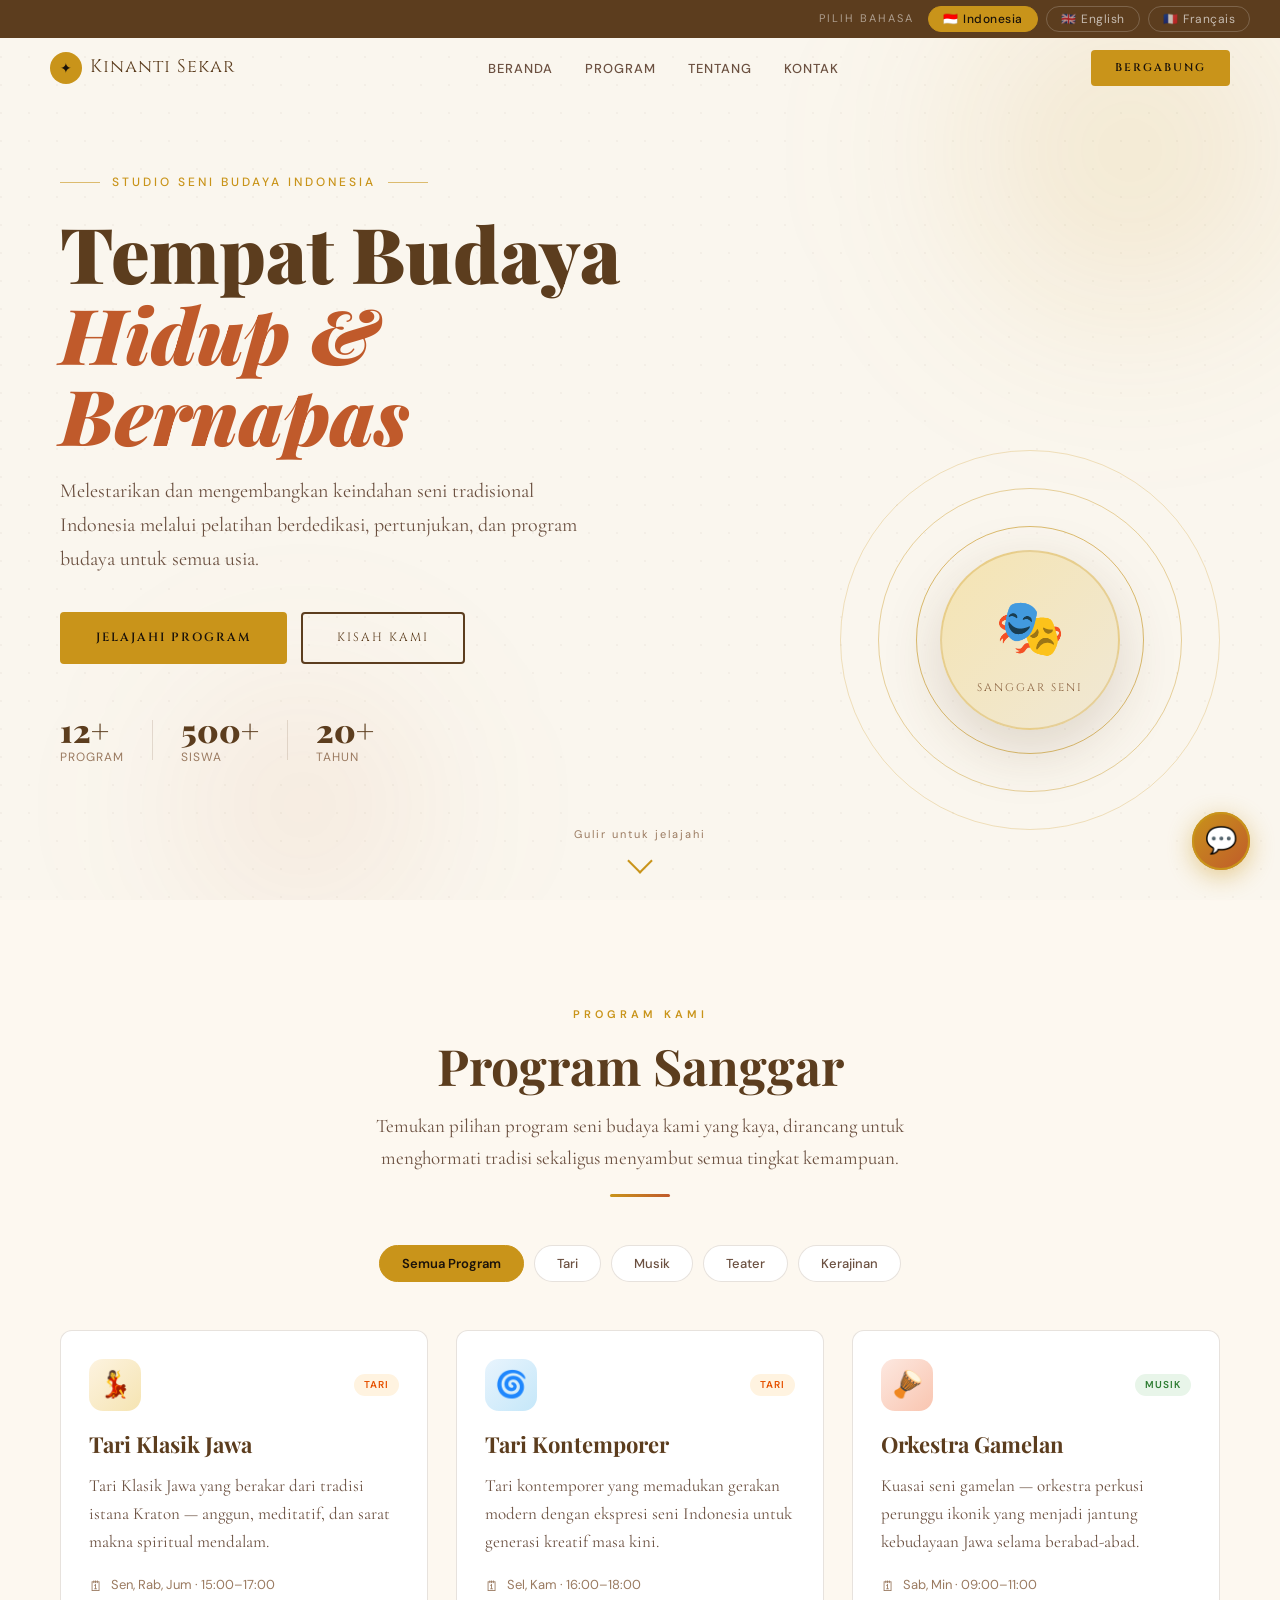
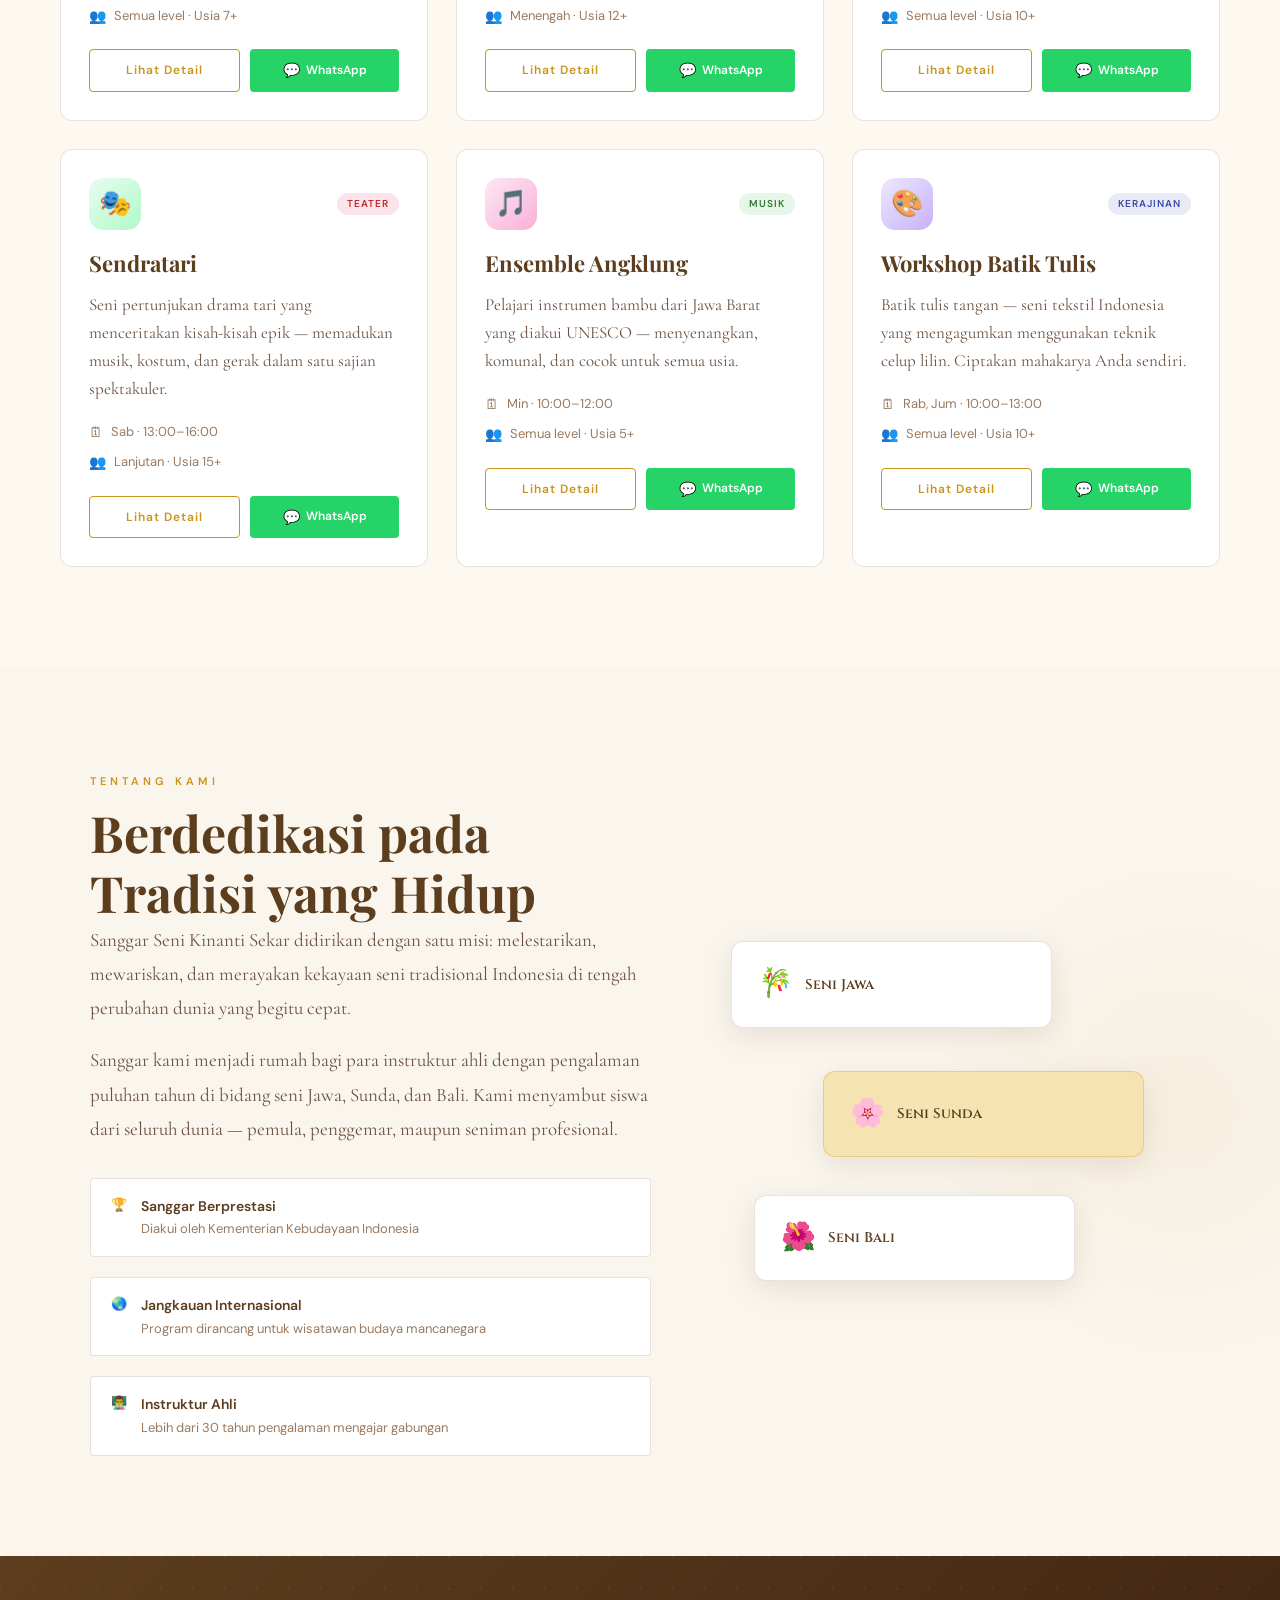
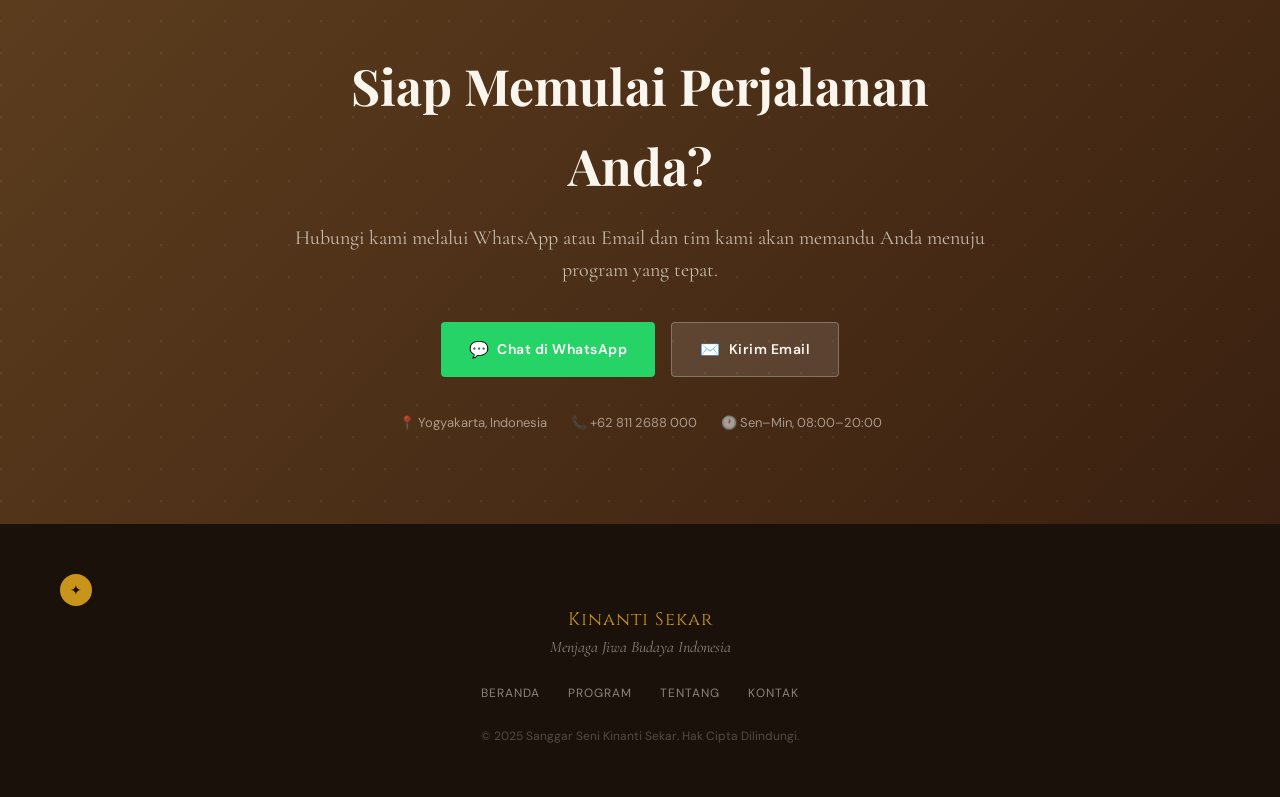
<file: index.html>
<!DOCTYPE html>
<html lang="en" data-lang="en">
<head>
  <meta charset="UTF-8"/>
  <meta name="viewport" content="width=device-width, initial-scale=1.0"/>
  <title>Sanggar Seni Kinanti Sekar</title>
  <link rel="stylesheet" href="style.css"/>
  <link href="https://fonts.googleapis.com/css2?family=Playfair+Display:ital,wght@0,400;0,700;0,900;1,400;1,700&family=Cormorant+Garamond:ital,wght@0,300;0,400;0,600;1,300;1,400&family=Cinzel:wght@400;600;700&family=DM+Sans:wght@300;400;500&display=swap" rel="stylesheet"/>
</head>
<body>

<!-- ══════════════════════════════════════════
     LANGUAGE BAR
══════════════════════════════════════════ -->
<div id="lang-bar">
  <span class="lang-label" data-i18n="lang_select">Select Language</span>
  <button class="lang-btn active" id="btn-id" onclick="setLang('id')">
    <span>🇮🇩</span> Indonesia
  </button>
  <button class="lang-btn" id="btn-en" onclick="setLang('en')">
    <span>🇬🇧</span> English
  </button>
  <button class="lang-btn" id="btn-fr" onclick="setLang('fr')">
    <span>🇫🇷</span> Français
  </button>
</div>

<!-- ══════════════════════════════════════════
     NAVBAR
══════════════════════════════════════════ -->
<nav id="navbar">
  <a href="#home" class="nav-brand">
    <span class="brand-icon">✦</span>
    <span class="brand-text">Kinanti Sekar</span>
  </a>
  <ul class="nav-links" id="nav-links">
    <li><a href="#home" data-i18n="nav_home">Home</a></li>
    <li><a href="#programs" data-i18n="nav_programs">Programs</a></li>
    <li><a href="#about" data-i18n="nav_about">About</a></li>
    <li><a href="#contact" data-i18n="nav_contact">Contact</a></li>
  </ul>
  <a href="#programs" class="nav-cta" data-i18n="nav_cta">Join Us</a>
  <button class="hamburger" id="hamburger" aria-label="Menu">
    <span></span><span></span><span></span>
  </button>
</nav>

<!-- ══════════════════════════════════════════
     HERO
══════════════════════════════════════════ -->
<section id="home" class="hero">
  <div class="hero-bg">
    <div class="hero-orb hero-orb-1"></div>
    <div class="hero-orb hero-orb-2"></div>
    <div class="hero-pattern"></div>
  </div>
  <div class="hero-content">
    <div class="hero-eyebrow">
      <span class="eyebrow-line"></span>
      <span data-i18n="hero_eyebrow">Indonesian Cultural Arts Studio</span>
      <span class="eyebrow-line"></span>
    </div>
    <h1 class="hero-title">
      <span data-i18n="hero_title1">Where Culture</span><br>
      <em data-i18n="hero_title2">Comes Alive</em>
    </h1>
    <p class="hero-desc" data-i18n="hero_desc">
      Preserving and nurturing the beauty of Indonesian traditional arts through dedicated training, performances, and cultural programs for all ages.
    </p>
    <div class="hero-actions">
      <a href="#programs" class="btn-primary" data-i18n="hero_cta1">Explore Programs</a>
      <a href="#about" class="btn-ghost" data-i18n="hero_cta2">Our Story</a>
    </div>
    <div class="hero-stats">
      <div class="hero-stat">
        <span class="stat-val">12+</span>
        <span class="stat-key" data-i18n="stat_programs">Programs</span>
      </div>
      <div class="hero-divider"></div>
      <div class="hero-stat">
        <span class="stat-val">500+</span>
        <span class="stat-key" data-i18n="stat_students">Students</span>
      </div>
      <div class="hero-divider"></div>
      <div class="hero-stat">
        <span class="stat-val">20+</span>
        <span class="stat-key" data-i18n="stat_years">Years</span>
      </div>
    </div>
  </div>
  <div class="hero-visual">
    <div class="hero-visual-ring ring-1"></div>
    <div class="hero-visual-ring ring-2"></div>
    <div class="hero-visual-ring ring-3"></div>
    <div class="hero-visual-center">
      <span class="hero-emoji">🎭</span>
      <span class="hero-visual-label" data-i18n="hero_visual_label">Sanggar Seni</span>
    </div>
  </div>
  <div class="hero-scroll-hint">
    <span data-i18n="scroll_hint">Scroll to explore</span>
    <div class="scroll-arrow"></div>
  </div>
</section>

<!-- ══════════════════════════════════════════
     PROGRAMS SECTION
══════════════════════════════════════════ -->
<section id="programs" class="programs-section">
  <div class="section-intro">
    <span class="section-tag" data-i18n="prog_tag">Our Programs</span>
    <h2 class="section-title" data-i18n="prog_title">Program Sanggar</h2>
    <p class="section-sub" data-i18n="prog_sub">Discover our rich selection of cultural arts programs, each carefully crafted to honor tradition while welcoming every level of learner.</p>
    <div class="title-deco"></div>
  </div>

  <!-- FILTER TABS -->
  <div class="prog-filters">
    <button class="filter-btn active" data-filter="all" data-i18n="filter_all">All Programs</button>
    <button class="filter-btn" data-filter="dance" data-i18n="filter_dance">Dance</button>
    <button class="filter-btn" data-filter="music" data-i18n="filter_music">Music</button>
    <button class="filter-btn" data-filter="theatre" data-i18n="filter_theatre">Theatre</button>
    <button class="filter-btn" data-filter="craft" data-i18n="filter_craft">Craft</button>
  </div>

  <!-- PROGRAM CARDS GRID -->
  <div class="programs-grid" id="programs-grid">

    <!-- CARD 1: Tari Klasik Jawa -->
    <article class="prog-card reveal" data-category="dance" data-program="0">
      <div class="prog-card-header">
        <div class="prog-icon-wrap prog-color-1"><span class="prog-icon">💃</span></div>
        <span class="prog-badge prog-badge-dance" data-i18n="badge_dance">Dance</span>
      </div>
      <h3 class="prog-name" data-i18n="prog1_name">Tari Klasik Jawa</h3>
      <p class="prog-short" data-i18n="prog1_short">Classical Javanese Dance rooted in Kraton palace traditions — graceful, meditative, and deeply spiritual.</p>
      <div class="prog-meta">
        <div class="prog-meta-item">
          <span class="meta-icon">🗓</span>
          <span data-i18n="prog1_sched">Mon, Wed, Fri · 15:00–17:00</span>
        </div>
        <div class="prog-meta-item">
          <span class="meta-icon">👥</span>
          <span data-i18n="prog1_level">All levels · Age 7+</span>
        </div>
      </div>
      <div class="prog-card-actions">
        <button class="btn-detail" onclick="openModal(0)" data-i18n="btn_detail">View Details</button>
        <a href="https://wa.me/628112688000?text=I%20want%20to%20join%20Tari%20Klasik%20Jawa" target="_blank" class="btn-wa">
          <span class="wa-icon">💬</span>
          <span data-i18n="btn_wa">WhatsApp</span>
        </a>
      </div>
    </article>

    <!-- CARD 2: Tari Kontemporer -->
    <article class="prog-card reveal" data-category="dance" data-program="1">
      <div class="prog-card-header">
        <div class="prog-icon-wrap prog-color-2"><span class="prog-icon">🌀</span></div>
        <span class="prog-badge prog-badge-dance" data-i18n="badge_dance">Dance</span>
      </div>
      <h3 class="prog-name" data-i18n="prog2_name">Tari Kontemporer</h3>
      <p class="prog-short" data-i18n="prog2_short">Contemporary dance blending modern movement with Indonesian artistic expressions for the creative generation.</p>
      <div class="prog-meta">
        <div class="prog-meta-item">
          <span class="meta-icon">🗓</span>
          <span data-i18n="prog2_sched">Tue, Thu · 16:00–18:00</span>
        </div>
        <div class="prog-meta-item">
          <span class="meta-icon">👥</span>
          <span data-i18n="prog2_level">Intermediate · Age 12+</span>
        </div>
      </div>
      <div class="prog-card-actions">
        <button class="btn-detail" onclick="openModal(1)" data-i18n="btn_detail">View Details</button>
        <a href="https://wa.me/628112688000?text=I%20want%20to%20join%20Tari%20Kontemporer" target="_blank" class="btn-wa">
          <span class="wa-icon">💬</span>
          <span data-i18n="btn_wa">WhatsApp</span>
        </a>
      </div>
    </article>

    <!-- CARD 3: Gamelan -->
    <article class="prog-card reveal" data-category="music" data-program="2">
      <div class="prog-card-header">
        <div class="prog-icon-wrap prog-color-3"><span class="prog-icon">🪘</span></div>
        <span class="prog-badge prog-badge-music" data-i18n="badge_music">Music</span>
      </div>
      <h3 class="prog-name" data-i18n="prog3_name">Gamelan Orchestra</h3>
      <p class="prog-short" data-i18n="prog3_short">Master the ancient art of Gamelan — the iconic bronze percussion orchestra at the heart of Javanese culture.</p>
      <div class="prog-meta">
        <div class="prog-meta-item">
          <span class="meta-icon">🗓</span>
          <span data-i18n="prog3_sched">Sat, Sun · 09:00–11:00</span>
        </div>
        <div class="prog-meta-item">
          <span class="meta-icon">👥</span>
          <span data-i18n="prog3_level">All levels · Age 10+</span>
        </div>
      </div>
      <div class="prog-card-actions">
        <button class="btn-detail" onclick="openModal(2)" data-i18n="btn_detail">View Details</button>
        <a href="https://wa.me/628112688000?text=I%20want%20to%20join%20Gamelan" target="_blank" class="btn-wa">
          <span class="wa-icon">💬</span>
          <span data-i18n="btn_wa">WhatsApp</span>
        </a>
      </div>
    </article>

    <!-- CARD 4: Sendratari / Theatre -->
    <article class="prog-card reveal" data-category="theatre" data-program="3">
      <div class="prog-card-header">
        <div class="prog-icon-wrap prog-color-4"><span class="prog-icon">🎭</span></div>
        <span class="prog-badge prog-badge-theatre" data-i18n="badge_theatre">Theatre</span>
      </div>
      <h3 class="prog-name" data-i18n="prog4_name">Sendratari</h3>
      <p class="prog-short" data-i18n="prog4_short">Dance-drama performance art that tells epic stories — combining music, costume, and movement into one unified spectacle.</p>
      <div class="prog-meta">
        <div class="prog-meta-item">
          <span class="meta-icon">🗓</span>
          <span data-i18n="prog4_sched">Sat · 13:00–16:00</span>
        </div>
        <div class="prog-meta-item">
          <span class="meta-icon">👥</span>
          <span data-i18n="prog4_level">Advanced · Age 15+</span>
        </div>
      </div>
      <div class="prog-card-actions">
        <button class="btn-detail" onclick="openModal(3)" data-i18n="btn_detail">View Details</button>
        <a href="https://wa.me/628112688000?text=I%20want%20to%20join%20Sendratari" target="_blank" class="btn-wa">
          <span class="wa-icon">💬</span>
          <span data-i18n="btn_wa">WhatsApp</span>
        </a>
      </div>
    </article>

    <!-- CARD 5: Angklung -->
    <article class="prog-card reveal" data-category="music" data-program="4">
      <div class="prog-card-header">
        <div class="prog-icon-wrap prog-color-5"><span class="prog-icon">🎵</span></div>
        <span class="prog-badge prog-badge-music" data-i18n="badge_music">Music</span>
      </div>
      <h3 class="prog-name" data-i18n="prog5_name">Angklung Ensemble</h3>
      <p class="prog-short" data-i18n="prog5_short">Learn the UNESCO-recognized bamboo instrument of West Java — joyful, communal, and perfect for all ages.</p>
      <div class="prog-meta">
        <div class="prog-meta-item">
          <span class="meta-icon">🗓</span>
          <span data-i18n="prog5_sched">Sun · 10:00–12:00</span>
        </div>
        <div class="prog-meta-item">
          <span class="meta-icon">👥</span>
          <span data-i18n="prog5_level">All levels · Age 5+</span>
        </div>
      </div>
      <div class="prog-card-actions">
        <button class="btn-detail" onclick="openModal(4)" data-i18n="btn_detail">View Details</button>
        <a href="https://wa.me/628112688000?text=I%20want%20to%20join%20Angklung" target="_blank" class="btn-wa">
          <span class="wa-icon">💬</span>
          <span data-i18n="btn_wa">WhatsApp</span>
        </a>
      </div>
    </article>

    <!-- CARD 6: Batik -->
    <article class="prog-card reveal" data-category="craft" data-program="5">
      <div class="prog-card-header">
        <div class="prog-icon-wrap prog-color-6"><span class="prog-icon">🎨</span></div>
        <span class="prog-badge prog-badge-craft" data-i18n="badge_craft">Craft</span>
      </div>
      <h3 class="prog-name" data-i18n="prog6_name">Batik Tulis Workshop</h3>
      <p class="prog-short" data-i18n="prog6_short">Hand-drawn Batik — the revered Indonesian textile art using wax-resist dyeing. Create your own masterpiece.</p>
      <div class="prog-meta">
        <div class="prog-meta-item">
          <span class="meta-icon">🗓</span>
          <span data-i18n="prog6_sched">Wed, Fri · 10:00–13:00</span>
        </div>
        <div class="prog-meta-item">
          <span class="meta-icon">👥</span>
          <span data-i18n="prog6_level">All levels · Age 10+</span>
        </div>
      </div>
      <div class="prog-card-actions">
        <button class="btn-detail" onclick="openModal(5)" data-i18n="btn_detail">View Details</button>
        <a href="https://wa.me/628112688000?text=I%20want%20to%20join%20Batik%20Workshop" target="_blank" class="btn-wa">
          <span class="wa-icon">💬</span>
          <span data-i18n="btn_wa">WhatsApp</span>
        </a>
      </div>
    </article>

  </div><!-- end programs-grid -->
</section>

<!-- ══════════════════════════════════════════
     ABOUT SECTION
══════════════════════════════════════════ -->
<section id="about" class="about-section">
  <div class="about-bg-deco"></div>
  <div class="about-inner">
    <div class="about-text">
      <span class="section-tag" data-i18n="about_tag">About Us</span>
      <h2 class="section-title" data-i18n="about_title">Dedicated to the Living Tradition</h2>
      <p data-i18n="about_p1">Sanggar Seni Kinanti Sekar was founded with a singular mission: to preserve, transmit, and celebrate the richness of Indonesian traditional arts in a world that is rapidly changing.</p>
      <p data-i18n="about_p2">Our studio is home to master instructors with decades of experience in Javanese, Sundanese, and Balinese arts. We welcome students from across the world — beginners, enthusiasts, and professional artists alike.</p>
      <div class="about-highlights">
        <div class="about-hl">
          <span class="hl-icon">🏆</span>
          <div>
            <strong data-i18n="hl1_title">Award-Winning Studio</strong>
            <span data-i18n="hl1_desc">Recognized by Indonesia's Ministry of Culture</span>
          </div>
        </div>
        <div class="about-hl">
          <span class="hl-icon">🌏</span>
          <div>
            <strong data-i18n="hl2_title">International Outreach</strong>
            <span data-i18n="hl2_desc">Programs designed for global cultural tourists</span>
          </div>
        </div>
        <div class="about-hl">
          <span class="hl-icon">👨‍🏫</span>
          <div>
            <strong data-i18n="hl3_title">Master Instructors</strong>
            <span data-i18n="hl3_desc">30+ years of combined teaching experience</span>
          </div>
        </div>
      </div>
    </div>
    <div class="about-visual-block">
      <div class="about-card-stack">
        <div class="about-card about-card-1">
          <span class="about-card-icon">🎋</span>
          <span data-i18n="about_card1">Javanese Arts</span>
        </div>
        <div class="about-card about-card-2">
          <span class="about-card-icon">🌸</span>
          <span data-i18n="about_card2">Sundanese Arts</span>
        </div>
        <div class="about-card about-card-3">
          <span class="about-card-icon">🌺</span>
          <span data-i18n="about_card3">Balinese Arts</span>
        </div>
      </div>
    </div>
  </div>
</section>

<!-- ══════════════════════════════════════════
     CTA BANNER
══════════════════════════════════════════ -->
<section id="contact" class="cta-section">
  <div class="cta-inner">
    <h2 class="cta-title" data-i18n="cta_title">Ready to Begin Your Journey?</h2>
    <p class="cta-sub" data-i18n="cta_sub">Contact us via WhatsApp or Email and our team will guide you to the perfect program.</p>
    <div class="cta-buttons">
      <a href="https://wa.me/628112688000?text=Hello%2C%20I%27m%20interested%20in%20joining%20Kinanti%20Sekar" target="_blank" class="cta-btn cta-wa">
        <span class="cta-btn-icon">💬</span>
        <span data-i18n="cta_wa">Chat on WhatsApp</span>
      </a>
      <a href="mailto:info@kinantisekar.id?subject=Program%20Inquiry&body=Hello%2C%20I%20am%20interested%20in%20your%20programs." class="cta-btn cta-email">
        <span class="cta-btn-icon">✉️</span>
        <span data-i18n="cta_email">Send an Email</span>
      </a>
    </div>
    <div class="cta-info">
      <span>📍 <span data-i18n="cta_address">Yogyakarta, Indonesia</span></span>
      <span>📞 +62 811 2688 000</span>
      <span>🕐 <span data-i18n="cta_hours">Mon–Sun, 08:00–20:00</span></span>
    </div>
  </div>
</section>

<!-- ══════════════════════════════════════════
     FOOTER
══════════════════════════════════════════ -->
<footer class="site-footer">
  <div class="footer-brand">
    <span class="brand-icon">✦</span>
    <span class="brand-text">Kinanti Sekar</span>
  </div>
  <p class="footer-tagline" data-i18n="footer_tagline">Preserving the Soul of Indonesian Culture</p>
  <div class="footer-links">
    <a href="#home" data-i18n="nav_home">Home</a>
    <a href="#programs" data-i18n="nav_programs">Programs</a>
    <a href="#about" data-i18n="nav_about">About</a>
    <a href="#contact" data-i18n="nav_contact">Contact</a>
  </div>
  <p class="footer-copy">© 2025 Sanggar Seni Kinanti Sekar. <span data-i18n="footer_rights">All Rights Reserved.</span></p>
</footer>

<!-- ══════════════════════════════════════════
     PROGRAM DETAIL MODAL
══════════════════════════════════════════ -->
<div id="modal-overlay" class="modal-overlay" onclick="closeModal()">
  <div class="modal-box" onclick="event.stopPropagation()">
    <button class="modal-close" onclick="closeModal()">✕</button>
    <div class="modal-header">
      <div class="modal-icon-wrap" id="modal-icon-wrap">
        <span id="modal-icon">🎭</span>
      </div>
      <div>
        <span class="modal-badge" id="modal-badge">Dance</span>
        <h2 class="modal-title" id="modal-title">Program Title</h2>
      </div>
    </div>

    <!-- TRAILER VIDEO EMBED -->
    <div class="modal-trailer" id="modal-trailer-wrap">
      <div class="trailer-placeholder" id="trailer-placeholder">
        <div class="trailer-play-btn" id="trailer-play-btn">
          <span class="play-icon">▶</span>
        </div>
        <div class="trailer-label">
          <span data-i18n="trailer_watch">Watch Trailer</span>
        </div>
        <div class="trailer-overlay-text" id="trailer-title-overlay"></div>
      </div>
      <div class="trailer-video-wrap hidden" id="trailer-video-wrap">
        <iframe id="trailer-iframe" width="100%" height="100%" frameborder="0"
          allow="accelerometer; autoplay; clipboard-write; encrypted-media; gyroscope; picture-in-picture"
          allowfullscreen></iframe>
      </div>
    </div>

    <!-- TABS: Description / Schedule / Details -->
    <div class="modal-tabs">
      <button class="modal-tab active" data-tab="desc" data-i18n="tab_desc">Description</button>
      <button class="modal-tab" data-tab="sched" data-i18n="tab_sched">Schedule</button>
      <button class="modal-tab" data-tab="detail" data-i18n="tab_detail">Details</button>
    </div>
    <div class="modal-tab-content" id="tab-desc">
      <p id="modal-desc"></p>
    </div>
    <div class="modal-tab-content hidden" id="tab-sched">
      <div class="sched-table" id="modal-sched-table"></div>
    </div>
    <div class="modal-tab-content hidden" id="tab-detail">
      <div class="detail-grid" id="modal-details"></div>
    </div>

    <!-- MODAL CTA -->
    <div class="modal-cta">
      <a id="modal-wa-btn" href="#" target="_blank" class="cta-btn cta-wa" style="flex:1;">
        <span>💬</span> <span data-i18n="cta_wa">Chat on WhatsApp</span>
      </a>
      <a id="modal-email-btn" href="#" class="cta-btn cta-email" style="flex:1;">
        <span>✉️</span> <span data-i18n="cta_email">Send an Email</span>
      </a>
    </div>
  </div>
</div>

<!-- ══════════════════════════════════════════
     CHATBOT
══════════════════════════════════════════ -->
<div id="chatbot-fab" onclick="toggleChatbot()" title="Chat with us">
  <span class="fab-icon" id="fab-icon">💬</span>
  <span class="fab-pulse"></span>
</div>

<div id="chatbot-window" class="chatbot-window hidden">
  <div class="chat-header">
    <div class="chat-header-info">
      <span class="chat-avatar">🎭</span>
      <div>
        <strong>Sekar Assistant</strong>
        <span class="chat-status" data-i18n="chat_online">Online · Ready to help</span>
      </div>
    </div>
    <button class="chat-close-btn" onclick="toggleChatbot()">✕</button>
  </div>
  <div class="chat-messages" id="chat-messages"></div>
  <div class="chat-quick" id="chat-quick"></div>
  <div class="chat-input-area">
    <input type="text" id="chat-input" class="chat-input" data-i18n-ph="chat_placeholder" placeholder="Type your question…" onkeydown="if(event.key==='Enter') sendChat()"/>
    <button class="chat-send-btn" onclick="sendChat()">➤</button>
  </div>
</div>

<script src="script.js"></script>
</body>
</html>
</file>
<file: style.css>
/* ══════════════════════════════════════════
   SANGGAR SENI KINANTI SEKAR — STYLESHEET
   Aesthetic: Organic Luxury · Batik-inspired
══════════════════════════════════════════ */

/* ─── CSS VARIABLES ─── */
:root {
  --cream: #faf6ee;
  --cream-dark: #f0e8d5;
  --brown: #5c3d1e;
  --brown-light: #8b6340;
  --gold: #c9941a;
  --gold-light: #e8b84b;
  --gold-pale: #f5e4b2;
  --terracotta: #c05a2b;
  --forest: #2d5a3d;
  --forest-light: #4a8c62;
  --indigo: #2c3e6b;
  --dark: #1a120a;
  --surface: #ffffff;
  --surface2: #fdf8f0;
  --text: #1a120a;
  --text-muted: #6b5040;
  --text-light: #9a7a60;
  --border: rgba(92,61,30,0.15);
  --shadow-sm: 0 2px 12px rgba(92,61,30,0.08);
  --shadow-md: 0 8px 30px rgba(92,61,30,0.12);
  --shadow-lg: 0 20px 60px rgba(92,61,30,0.18);
  --radius: 4px;
  --radius-lg: 12px;
  --transition: all 0.35s cubic-bezier(0.4,0,0.2,1);
}

/* ─── BASE ─── */
*, *::before, *::after { box-sizing: border-box; margin: 0; padding: 0; }
html { scroll-behavior: smooth; font-size: 16px; }
body {
  font-family: 'DM Sans', sans-serif;
  background: var(--cream);
  color: var(--text);
  overflow-x: hidden;
  line-height: 1.6;
}
img { max-width: 100%; display: block; }
a { color: inherit; text-decoration: none; }

/* ─── LANGUAGE BAR ─── */
#lang-bar {
  position: fixed; top: 0; left: 0; right: 0; z-index: 1000;
  background: var(--brown);
  display: flex; align-items: center; justify-content: flex-end;
  gap: 8px; padding: 6px 30px;
}
.lang-label {
  font-size: 11px; color: rgba(255,255,255,0.5);
  letter-spacing: 2px; text-transform: uppercase;
  margin-right: 6px; font-family: 'DM Sans', sans-serif;
}
.lang-btn {
  display: flex; align-items: center; gap: 5px;
  padding: 4px 14px; border-radius: 20px;
  border: 1px solid rgba(255,255,255,0.2);
  background: transparent; color: rgba(255,255,255,0.65);
  font-family: 'DM Sans', sans-serif; font-size: 12px;
  cursor: pointer; transition: var(--transition); letter-spacing: 0.5px;
}
.lang-btn:hover { background: rgba(255,255,255,0.1); color: #fff; }
.lang-btn.active { background: var(--gold); border-color: var(--gold); color: var(--dark); font-weight: 500; }

/* ─── NAVBAR ─── */
#navbar {
  position: fixed; top: 34px; left: 0; right: 0; z-index: 999;
  display: flex; align-items: center; justify-content: space-between;
  padding: 16px 50px;
  background: rgba(250,246,238,0.0);
  transition: var(--transition);
}
#navbar.scrolled {
  background: rgba(250,246,238,0.97);
  box-shadow: var(--shadow-sm);
  border-bottom: 1px solid var(--border);
  backdrop-filter: blur(12px);
}
.nav-brand {
  display: flex; align-items: center; gap: 8px; text-decoration: none;
}
.brand-icon {
  width: 32px; height: 32px; background: var(--gold);
  border-radius: 50%; display: flex; align-items: center; justify-content: center;
  font-size: 14px; color: var(--dark); flex-shrink: 0;
}
.brand-text {
  font-family: 'Cinzel', serif; font-size: 18px;
  color: var(--brown); letter-spacing: 1px;
}
.nav-links {
  display: flex; gap: 32px; list-style: none;
}
.nav-links a {
  font-size: 13px; letter-spacing: 1px; color: var(--text-muted);
  transition: color 0.3s; text-transform: uppercase; font-weight: 500;
}
.nav-links a:hover { color: var(--gold); }
.nav-cta {
  padding: 9px 24px; background: var(--gold); color: var(--dark);
  font-family: 'Cinzel', serif; font-size: 11px; letter-spacing: 2px;
  text-transform: uppercase; border-radius: var(--radius);
  transition: var(--transition); font-weight: 600;
}
.nav-cta:hover { background: var(--gold-light); transform: translateY(-1px); box-shadow: var(--shadow-sm); }
.hamburger {
  display: none; flex-direction: column; gap: 5px;
  background: none; border: none; cursor: pointer; padding: 4px;
}
.hamburger span {
  display: block; width: 24px; height: 2px;
  background: var(--brown); border-radius: 2px; transition: var(--transition);
}

/* ─── HERO ─── */
.hero {
  min-height: 100vh; position: relative; overflow: hidden;
  display: flex; align-items: center;
  padding: 120px 60px 80px;
  background: var(--cream);
}
.hero-bg {
  position: absolute; inset: 0; pointer-events: none;
}
.hero-orb {
  position: absolute; border-radius: 50%; filter: blur(80px);
}
.hero-orb-1 {
  width: 500px; height: 500px;
  background: radial-gradient(circle, rgba(201,148,26,0.18) 0%, transparent 70%);
  top: -100px; right: -100px;
  animation: orb-float 8s ease-in-out infinite;
}
.hero-orb-2 {
  width: 350px; height: 350px;
  background: radial-gradient(circle, rgba(192,90,43,0.12) 0%, transparent 70%);
  bottom: -80px; left: 10%;
  animation: orb-float 10s ease-in-out infinite reverse;
}
@keyframes orb-float {
  0%, 100% { transform: translate(0, 0); }
  50% { transform: translate(30px, -30px); }
}
.hero-pattern {
  position: absolute; inset: 0;
  background-image:
    radial-gradient(circle at 1px 1px, rgba(92,61,30,0.04) 1px, transparent 0);
  background-size: 28px 28px;
}
.hero-content {
  flex: 1; max-width: 620px; position: relative; z-index: 2;
  animation: fadeSlideUp 1s cubic-bezier(0.4,0,0.2,1) both;
}
@keyframes fadeSlideUp {
  from { opacity: 0; transform: translateY(30px); }
  to { opacity: 1; transform: translateY(0); }
}
.hero-eyebrow {
  display: flex; align-items: center; gap: 12px;
  font-size: 12px; color: var(--gold); letter-spacing: 3px;
  text-transform: uppercase; margin-bottom: 20px; font-family: 'DM Sans', sans-serif; font-weight: 500;
}
.eyebrow-line {
  flex: 0 0 40px; height: 1px; background: var(--gold); opacity: 0.6;
}
.hero-title {
  font-family: 'Playfair Display', serif;
  font-size: clamp(44px, 6vw, 78px);
  line-height: 1.05; color: var(--brown);
  margin-bottom: 20px; font-weight: 900;
}
.hero-title em {
  font-style: italic; color: var(--terracotta);
}
.hero-desc {
  font-size: 17px; color: var(--text-muted);
  max-width: 520px; margin-bottom: 36px;
  font-family: 'Cormorant Garamond', serif; font-size: 20px;
  line-height: 1.7; font-weight: 400;
}
.hero-actions {
  display: flex; gap: 14px; flex-wrap: wrap; margin-bottom: 50px;
}
.btn-primary {
  padding: 14px 34px; background: var(--gold); color: var(--dark);
  font-family: 'Cinzel', serif; font-size: 12px; letter-spacing: 2px;
  text-transform: uppercase; border-radius: var(--radius);
  transition: var(--transition); font-weight: 600;
  display: inline-block; border: 2px solid var(--gold);
}
.btn-primary:hover {
  background: var(--gold-light); border-color: var(--gold-light);
  transform: translateY(-2px); box-shadow: 0 8px 20px rgba(201,148,26,0.3);
}
.btn-ghost {
  padding: 14px 34px; background: transparent;
  border: 2px solid var(--brown); color: var(--brown);
  font-family: 'Cinzel', serif; font-size: 12px; letter-spacing: 2px;
  text-transform: uppercase; border-radius: var(--radius);
  transition: var(--transition); display: inline-block;
}
.btn-ghost:hover { background: var(--brown); color: var(--cream); }
.hero-stats {
  display: flex; align-items: center; gap: 28px;
}
.hero-stat {
  display: flex; flex-direction: column; gap: 2px;
}
.stat-val {
  font-family: 'Playfair Display', serif; font-size: 32px;
  font-weight: 900; color: var(--brown); line-height: 1;
}
.stat-key {
  font-size: 12px; color: var(--text-light); letter-spacing: 1px; text-transform: uppercase;
}
.hero-divider {
  width: 1px; height: 40px; background: var(--border);
}
.hero-visual {
  position: absolute; right: 60px; top: 50%; transform: translateY(-50%);
  width: 380px; height: 380px;
  display: flex; align-items: center; justify-content: center;
  animation: fadeSlideUp 1.2s 0.2s cubic-bezier(0.4,0,0.2,1) both;
}
.hero-visual-ring {
  position: absolute; border-radius: 50%;
  border: 1px solid rgba(201,148,26,0.25);
  animation: ring-pulse 4s ease-in-out infinite;
}
.ring-1 { width: 100%; height: 100%; animation-delay: 0s; }
.ring-2 { width: 80%; height: 80%; animation-delay: 0.5s; border-color: rgba(201,148,26,0.4); }
.ring-3 { width: 60%; height: 60%; animation-delay: 1s; border-color: rgba(201,148,26,0.6); }
@keyframes ring-pulse {
  0%, 100% { transform: scale(1); opacity: 1; }
  50% { transform: scale(1.03); opacity: 0.7; }
}
.hero-visual-center {
  position: relative; z-index: 2; text-align: center;
  width: 180px; height: 180px; border-radius: 50%;
  background: linear-gradient(135deg, var(--gold-pale), var(--cream-dark));
  display: flex; flex-direction: column; align-items: center;
  justify-content: center; box-shadow: var(--shadow-lg);
  border: 2px solid rgba(201,148,26,0.3);
}
.hero-emoji { font-size: 56px; display: block; margin-bottom: 6px; }
.hero-visual-label {
  font-family: 'Cinzel', serif; font-size: 11px; color: var(--brown-light);
  letter-spacing: 2px; text-transform: uppercase;
}
.hero-scroll-hint {
  position: absolute; bottom: 30px; left: 50%; transform: translateX(-50%);
  display: flex; flex-direction: column; align-items: center; gap: 8px;
  font-size: 11px; color: var(--text-light); letter-spacing: 2px;
}
.scroll-arrow {
  width: 18px; height: 18px; border-right: 2px solid var(--gold);
  border-bottom: 2px solid var(--gold); transform: rotate(45deg);
  animation: arrow-bounce 1.6s ease-in-out infinite;
}
@keyframes arrow-bounce {
  0%, 100% { transform: rotate(45deg) translateY(0); }
  50% { transform: rotate(45deg) translateY(5px); }
}

/* ─── SECTION SHARED ─── */
.section-tag {
  display: inline-block; font-size: 11px; color: var(--gold);
  letter-spacing: 4px; text-transform: uppercase; margin-bottom: 12px;
  font-weight: 600;
}
.section-title {
  font-family: 'Playfair Display', serif;
  font-size: clamp(30px, 4vw, 50px);
  color: var(--brown); font-weight: 700; line-height: 1.2;
}
.section-sub {
  font-family: 'Cormorant Garamond', serif;
  font-size: 19px; color: var(--text-muted); max-width: 580px;
  margin: 14px auto 0; line-height: 1.7;
}
.title-deco {
  width: 60px; height: 3px; margin: 20px auto 0;
  background: linear-gradient(to right, var(--gold), var(--terracotta));
  border-radius: 2px;
}

/* ─── PROGRAMS SECTION ─── */
.programs-section {
  padding: 100px 60px;
  background: var(--surface2);
}
.section-intro { text-align: center; margin-bottom: 48px; }
.prog-filters {
  display: flex; gap: 10px; flex-wrap: wrap;
  justify-content: center; margin-bottom: 48px;
}
.filter-btn {
  padding: 9px 22px; border-radius: 30px;
  border: 1.5px solid var(--border); background: var(--surface);
  color: var(--text-muted); font-size: 13px; cursor: pointer;
  transition: var(--transition); font-family: 'DM Sans', sans-serif;
  font-weight: 500;
}
.filter-btn:hover { border-color: var(--gold); color: var(--gold); }
.filter-btn.active {
  background: var(--gold); border-color: var(--gold);
  color: var(--dark); font-weight: 600;
}
.programs-grid {
  display: grid;
  grid-template-columns: repeat(auto-fill, minmax(320px, 1fr));
  gap: 28px; max-width: 1200px; margin: 0 auto;
}
.prog-card {
  background: var(--surface); border: 1px solid var(--border);
  border-radius: var(--radius-lg); padding: 28px;
  transition: var(--transition); position: relative;
  overflow: hidden;
}
.prog-card::before {
  content: ''; position: absolute; inset: 0;
  background: linear-gradient(135deg, rgba(201,148,26,0.04) 0%, transparent 60%);
  opacity: 0; transition: opacity 0.3s;
}
.prog-card:hover {
  box-shadow: var(--shadow-md); transform: translateY(-4px);
  border-color: rgba(201,148,26,0.4);
}
.prog-card:hover::before { opacity: 1; }
.prog-card-header {
  display: flex; align-items: center; justify-content: space-between;
  margin-bottom: 16px;
}
.prog-icon-wrap {
  width: 52px; height: 52px; border-radius: 14px;
  display: flex; align-items: center; justify-content: center;
}
.prog-color-1 { background: linear-gradient(135deg, #fdf3e0, #f5e4b2); }
.prog-color-2 { background: linear-gradient(135deg, #e8f4fd, #c5e7f9); }
.prog-color-3 { background: linear-gradient(135deg, #fde8e0, #f9c5b0); }
.prog-color-4 { background: linear-gradient(135deg, #e8fdf0, #b0f9c8); }
.prog-color-5 { background: linear-gradient(135deg, #fde8f4, #f9b0d8); }
.prog-color-6 { background: linear-gradient(135deg, #ede8fd, #c8b0f9); }
.prog-icon { font-size: 26px; }
.prog-badge {
  font-size: 10px; padding: 3px 10px; border-radius: 20px;
  font-weight: 600; letter-spacing: 1px; text-transform: uppercase;
}
.prog-badge-dance { background: #fff3e0; color: #e65100; }
.prog-badge-music { background: #e8f5e9; color: #2e7d32; }
.prog-badge-theatre { background: #fce4ec; color: #c62828; }
.prog-badge-craft { background: #e8eaf6; color: #3949ab; }
.prog-name {
  font-family: 'Playfair Display', serif; font-size: 22px;
  color: var(--brown); margin-bottom: 10px; font-weight: 700;
}
.prog-short {
  font-size: 14px; color: var(--text-muted); line-height: 1.65;
  margin-bottom: 18px; font-family: 'Cormorant Garamond', serif;
  font-size: 17px;
}
.prog-meta { display: flex; flex-direction: column; gap: 8px; margin-bottom: 22px; }
.prog-meta-item {
  display: flex; align-items: center; gap: 8px;
  font-size: 13px; color: var(--text-light);
}
.meta-icon { font-size: 14px; }
.prog-card-actions { display: flex; gap: 10px; }
.btn-detail {
  flex: 1; padding: 10px; background: transparent;
  border: 1.5px solid var(--gold); color: var(--gold);
  border-radius: var(--radius); font-size: 12px; font-weight: 600;
  letter-spacing: 1px; cursor: pointer; transition: var(--transition);
  font-family: 'DM Sans', sans-serif;
}
.btn-detail:hover { background: var(--gold); color: var(--dark); }
.btn-wa {
  flex: 1; display: flex; align-items: center; justify-content: center;
  gap: 6px; padding: 10px; background: #25d366;
  color: #fff; border-radius: var(--radius); font-size: 12px;
  font-weight: 600; transition: var(--transition);
}
.btn-wa:hover { background: #1da851; transform: translateY(-1px); }
.wa-icon { font-size: 14px; }

/* ─── REVEAL ANIMATION ─── */
.reveal {
  opacity: 0; transform: translateY(24px);
  transition: opacity 0.6s ease, transform 0.6s ease;
}
.reveal.visible { opacity: 1; transform: translateY(0); }

/* ─── ABOUT SECTION ─── */
.about-section {
  padding: 100px 60px; background: var(--cream);
  position: relative; overflow: hidden;
}
.about-bg-deco {
  position: absolute; right: -150px; top: 50%; transform: translateY(-50%);
  width: 500px; height: 500px; border-radius: 50%;
  background: radial-gradient(circle, rgba(201,148,26,0.07) 0%, transparent 70%);
  pointer-events: none;
}
.about-inner {
  max-width: 1100px; margin: 0 auto;
  display: grid; grid-template-columns: 1.1fr 0.9fr; gap: 80px; align-items: center;
}
.about-text p {
  font-family: 'Cormorant Garamond', serif;
  font-size: 19px; color: var(--text-muted); line-height: 1.8;
  margin-bottom: 18px;
}
.about-highlights { display: flex; flex-direction: column; gap: 20px; margin-top: 32px; }
.about-hl {
  display: flex; align-items: flex-start; gap: 14px;
  padding: 16px 20px; background: var(--surface);
  border-radius: var(--radius); border: 1px solid var(--border);
  transition: var(--transition);
}
.about-hl:hover { border-color: var(--gold); box-shadow: var(--shadow-sm); }
.hl-icon { font-size: 24px; flex-shrink: 0; }
.about-hl div { display: flex; flex-direction: column; gap: 2px; }
.about-hl strong { font-size: 14px; color: var(--brown); font-weight: 600; }
.about-hl span { font-size: 13px; color: var(--text-light); }
.about-visual-block { position: relative; height: 340px; }
.about-card-stack { position: relative; width: 100%; height: 100%; }
.about-card {
  position: absolute; padding: 20px 26px;
  background: var(--surface); border: 1px solid var(--border);
  border-radius: var(--radius-lg); box-shadow: var(--shadow-md);
  display: flex; align-items: center; gap: 12px;
  font-family: 'Cinzel', serif; font-size: 14px; color: var(--brown);
  font-weight: 600; transition: var(--transition);
}
.about-card:hover { transform: scale(1.03); box-shadow: var(--shadow-lg); }
.about-card-icon { font-size: 28px; }
.about-card-1 { top: 0; left: 0; width: 70%; }
.about-card-2 { top: 38%; left: 20%; width: 70%; background: var(--gold-pale); border-color: rgba(201,148,26,0.3); }
.about-card-3 { bottom: 0; left: 5%; width: 70%; }

/* ─── CTA SECTION ─── */
.cta-section {
  padding: 90px 60px;
  background: linear-gradient(135deg, var(--brown) 0%, #3a2010 100%);
  position: relative; overflow: hidden;
  text-align: center;
}
.cta-section::before {
  content: ''; position: absolute; inset: 0;
  background-image: radial-gradient(circle at 1px 1px, rgba(255,255,255,0.05) 1px, transparent 0);
  background-size: 32px 32px;
}
.cta-inner { position: relative; z-index: 1; max-width: 700px; margin: 0 auto; }
.cta-title {
  font-family: 'Playfair Display', serif;
  font-size: clamp(30px, 4vw, 50px);
  color: var(--cream); font-weight: 700; margin-bottom: 16px;
}
.cta-sub {
  font-family: 'Cormorant Garamond', serif; font-size: 20px;
  color: rgba(250,246,238,0.7); margin-bottom: 36px; line-height: 1.6;
}
.cta-buttons { display: flex; gap: 16px; justify-content: center; flex-wrap: wrap; margin-bottom: 36px; }
.cta-btn {
  display: inline-flex; align-items: center; gap: 8px;
  padding: 14px 28px; border-radius: var(--radius);
  font-size: 14px; font-weight: 600; transition: var(--transition);
  letter-spacing: 0.5px; cursor: pointer;
}
.cta-wa { background: #25d366; color: #fff; }
.cta-wa:hover { background: #1da851; transform: translateY(-2px); box-shadow: 0 8px 20px rgba(37,211,102,0.3); }
.cta-email { background: rgba(255,255,255,0.12); color: var(--cream); border: 1.5px solid rgba(255,255,255,0.25); }
.cta-email:hover { background: rgba(255,255,255,0.22); transform: translateY(-2px); }
.cta-btn-icon { font-size: 16px; }
.cta-info {
  display: flex; gap: 24px; justify-content: center; flex-wrap: wrap;
  font-size: 13px; color: rgba(250,246,238,0.55);
}

/* ─── FOOTER ─── */
.site-footer {
  padding: 50px 60px; text-align: center;
  background: var(--dark); color: var(--cream);
}
.site-footer .nav-brand { justify-content: center; margin-bottom: 10px; }
.site-footer .brand-text { color: var(--gold); }
.footer-tagline {
  font-family: 'Cormorant Garamond', serif; font-style: italic;
  font-size: 16px; color: rgba(250,246,238,0.5); margin-bottom: 24px;
}
.footer-links {
  display: flex; gap: 28px; justify-content: center;
  flex-wrap: wrap; margin-bottom: 24px;
}
.footer-links a {
  font-size: 12px; color: rgba(250,246,238,0.5); letter-spacing: 1px;
  text-transform: uppercase; transition: color 0.3s;
}
.footer-links a:hover { color: var(--gold); }
.footer-copy { font-size: 12px; color: rgba(250,246,238,0.25); }

/* ─── MODAL ─── */
.modal-overlay {
  position: fixed; inset: 0; z-index: 2000;
  background: rgba(26,18,10,0.75); backdrop-filter: blur(6px);
  display: flex; align-items: center; justify-content: center;
  padding: 20px; opacity: 0; pointer-events: none; transition: opacity 0.3s;
}
.modal-overlay.open { opacity: 1; pointer-events: all; }
.modal-box {
  background: var(--surface); border-radius: 16px;
  max-width: 720px; width: 100%; max-height: 90vh;
  overflow-y: auto; position: relative;
  box-shadow: 0 30px 80px rgba(0,0,0,0.4);
  transform: translateY(20px) scale(0.97);
  transition: transform 0.3s cubic-bezier(0.4,0,0.2,1);
}
.modal-overlay.open .modal-box { transform: translateY(0) scale(1); }
.modal-close {
  position: absolute; top: 16px; right: 18px;
  width: 30px; height: 30px; background: var(--cream-dark);
  border: none; border-radius: 50%; cursor: pointer;
  font-size: 13px; color: var(--brown); transition: var(--transition);
  display: flex; align-items: center; justify-content: center;
}
.modal-close:hover { background: var(--border); }
.modal-header {
  display: flex; align-items: center; gap: 16px;
  padding: 28px 28px 0;
}
.modal-icon-wrap {
  width: 56px; height: 56px; border-radius: 14px;
  display: flex; align-items: center; justify-content: center; flex-shrink: 0;
  background: var(--gold-pale);
}
#modal-icon { font-size: 28px; }
.modal-badge {
  font-size: 10px; padding: 3px 10px; border-radius: 20px;
  background: #fff3e0; color: #e65100;
  font-weight: 600; letter-spacing: 1px; text-transform: uppercase;
  display: block; margin-bottom: 4px;
}
.modal-title {
  font-family: 'Playfair Display', serif; font-size: 26px;
  color: var(--brown); font-weight: 700;
}
/* TRAILER */
.modal-trailer { margin: 24px 28px 0; border-radius: 12px; overflow: hidden; position: relative; height: 220px; }
.trailer-placeholder {
  width: 100%; height: 100%;
  background: linear-gradient(135deg, #2d1a0a, #4a2e10);
  display: flex; flex-direction: column; align-items: center; justify-content: center;
  gap: 12px; cursor: pointer; position: relative;
  border-radius: 12px;
}
.trailer-play-btn {
  width: 64px; height: 64px; background: rgba(201,148,26,0.9);
  border-radius: 50%; display: flex; align-items: center; justify-content: center;
  transition: var(--transition);
}
.trailer-play-btn:hover { background: var(--gold); transform: scale(1.1); }
.play-icon { font-size: 22px; color: #fff; margin-left: 4px; }
.trailer-label {
  font-family: 'Cinzel', serif; font-size: 12px; color: rgba(250,246,238,0.7);
  letter-spacing: 3px; text-transform: uppercase;
}
.trailer-overlay-text {
  position: absolute; bottom: 14px; left: 18px;
  font-family: 'Playfair Display', serif; font-size: 20px; font-style: italic;
  color: rgba(250,246,238,0.5);
}
.trailer-video-wrap { width: 100%; height: 100%; }
.trailer-video-wrap iframe { border-radius: 12px; }
.hidden { display: none !important; }
/* MODAL TABS */
.modal-tabs {
  display: flex; gap: 4px; padding: 20px 28px 0; border-bottom: 1px solid var(--border);
}
.modal-tab {
  padding: 10px 20px; background: none; border: none;
  font-family: 'DM Sans', sans-serif; font-size: 13px; font-weight: 500;
  color: var(--text-muted); cursor: pointer; transition: var(--transition);
  border-bottom: 2px solid transparent; margin-bottom: -1px;
}
.modal-tab.active { color: var(--gold); border-bottom-color: var(--gold); }
.modal-tab-content { padding: 22px 28px; font-family: 'Cormorant Garamond', serif; }
.modal-tab-content p {
  font-size: 18px; line-height: 1.8; color: var(--text-muted);
}
/* Schedule table */
.sched-table { display: flex; flex-direction: column; gap: 10px; }
.sched-row {
  display: grid; grid-template-columns: 1fr 1fr 1fr;
  gap: 10px; align-items: center; padding: 14px 18px;
  background: var(--surface2); border-radius: var(--radius);
  border: 1px solid var(--border);
}
.sched-day { font-family: 'Cinzel', serif; font-size: 13px; color: var(--brown); font-weight: 600; }
.sched-time { font-size: 14px; color: var(--text-muted); }
.sched-loc { font-size: 12px; color: var(--text-light); }
/* Detail grid */
.detail-grid { display: grid; grid-template-columns: 1fr 1fr; gap: 12px; }
.detail-item {
  padding: 14px 16px; background: var(--surface2);
  border-radius: var(--radius); border: 1px solid var(--border);
}
.detail-item-label {
  font-size: 10px; color: var(--text-light); letter-spacing: 2px;
  text-transform: uppercase; margin-bottom: 4px;
}
.detail-item-val {
  font-family: 'Playfair Display', serif; font-size: 17px;
  color: var(--brown); font-weight: 600;
}
/* Modal CTA */
.modal-cta {
  display: flex; gap: 12px; padding: 20px 28px;
  border-top: 1px solid var(--border);
}

/* ─── CHATBOT ─── */
#chatbot-fab {
  position: fixed; bottom: 30px; right: 30px; z-index: 1500;
  width: 58px; height: 58px; border-radius: 50%;
  background: linear-gradient(135deg, var(--gold), var(--terracotta));
  display: flex; align-items: center; justify-content: center;
  box-shadow: 0 6px 24px rgba(201,148,26,0.45);
  cursor: pointer; transition: var(--transition);
}
#chatbot-fab:hover { transform: scale(1.1) rotate(-5deg); }
.fab-icon { font-size: 26px; }
.fab-pulse {
  position: absolute; width: 100%; height: 100%;
  border-radius: 50%; border: 2px solid var(--gold);
  animation: pulse-ring 2s ease-in-out infinite;
}
@keyframes pulse-ring {
  0% { transform: scale(1); opacity: 0.8; }
  100% { transform: scale(1.7); opacity: 0; }
}
.chatbot-window {
  position: fixed; bottom: 100px; right: 30px; z-index: 1499;
  width: 360px; height: 500px; background: var(--surface);
  border-radius: 18px; box-shadow: var(--shadow-lg);
  display: flex; flex-direction: column;
  border: 1px solid var(--border);
  overflow: hidden; transition: var(--transition);
  transform-origin: bottom right;
}
.chatbot-window.hidden { transform: scale(0.85) translateY(20px); pointer-events: none; opacity: 0; }
.chat-header {
  display: flex; align-items: center; justify-content: space-between;
  padding: 16px 18px; background: var(--brown);
}
.chat-header-info { display: flex; align-items: center; gap: 10px; }
.chat-avatar {
  width: 36px; height: 36px; background: var(--gold-pale);
  border-radius: 50%; display: flex; align-items: center; justify-content: center;
  font-size: 18px;
}
.chat-header strong { display: block; font-size: 14px; color: var(--cream); }
.chat-status { font-size: 11px; color: rgba(250,246,238,0.55); }
.chat-close-btn {
  background: none; border: none; color: rgba(250,246,238,0.6);
  font-size: 16px; cursor: pointer; transition: color 0.2s; padding: 4px;
}
.chat-close-btn:hover { color: var(--cream); }
.chat-messages {
  flex: 1; overflow-y: auto; padding: 16px;
  display: flex; flex-direction: column; gap: 10px;
  background: var(--surface2);
}
.chat-messages::-webkit-scrollbar { width: 4px; }
.chat-messages::-webkit-scrollbar-track { background: transparent; }
.chat-messages::-webkit-scrollbar-thumb { background: var(--border); border-radius: 4px; }
.chat-msg {
  max-width: 82%; padding: 10px 14px; border-radius: 14px;
  font-size: 14px; line-height: 1.5; animation: msg-pop 0.2s ease;
}
@keyframes msg-pop {
  from { transform: scale(0.9); opacity: 0; }
  to { transform: scale(1); opacity: 1; }
}
.chat-msg.bot {
  background: var(--surface); color: var(--text);
  border: 1px solid var(--border); border-bottom-left-radius: 4px;
  align-self: flex-start;
}
.chat-msg.user {
  background: var(--brown); color: var(--cream);
  border-bottom-right-radius: 4px; align-self: flex-end;
}
.chat-msg.bot strong { color: var(--gold); display: block; margin-bottom: 2px; font-size: 12px; }
.chat-quick {
  display: flex; flex-wrap: wrap; gap: 6px;
  padding: 8px 12px; background: var(--surface2); border-top: 1px solid var(--border);
}
.quick-btn {
  padding: 5px 12px; border-radius: 20px;
  border: 1.5px solid var(--gold); background: transparent;
  color: var(--gold); font-size: 12px; cursor: pointer;
  transition: var(--transition); font-family: 'DM Sans', sans-serif;
  white-space: nowrap;
}
.quick-btn:hover { background: var(--gold); color: var(--dark); }
.chat-input-area {
  display: flex; gap: 8px; padding: 12px 14px;
  border-top: 1px solid var(--border); background: var(--surface);
}
.chat-input {
  flex: 1; padding: 10px 14px; border-radius: 25px;
  border: 1.5px solid var(--border); background: var(--surface2);
  font-family: 'DM Sans', sans-serif; font-size: 13px; color: var(--text);
  outline: none; transition: border-color 0.3s;
}
.chat-input:focus { border-color: var(--gold); }
.chat-send-btn {
  width: 40px; height: 40px; border-radius: 50%;
  background: var(--gold); border: none; color: var(--dark);
  font-size: 16px; cursor: pointer; transition: var(--transition);
  display: flex; align-items: center; justify-content: center;
}
.chat-send-btn:hover { background: var(--gold-light); transform: scale(1.05); }
/* Typing indicator */
.typing-dots { display: flex; gap: 4px; align-items: center; padding: 4px 0; }
.typing-dots span {
  width: 7px; height: 7px; background: var(--gold);
  border-radius: 50%; animation: typing 1.2s infinite;
}
.typing-dots span:nth-child(2) { animation-delay: 0.2s; }
.typing-dots span:nth-child(3) { animation-delay: 0.4s; }
@keyframes typing {
  0%, 60%, 100% { transform: translateY(0); opacity: 0.4; }
  30% { transform: translateY(-5px); opacity: 1; }
}

/* ─── RESPONSIVE ─── */
@media (max-width: 1024px) {
  .hero-visual { display: none; }
  .hero-content { max-width: 100%; }
}
@media (max-width: 768px) {
  #navbar { padding: 14px 20px; }
  .nav-links, .nav-cta { display: none; }
  .hamburger { display: flex; }
  .nav-links.open {
    display: flex; flex-direction: column; position: fixed;
    top: 70px; left: 0; right: 0;
    background: var(--cream); padding: 24px;
    border-bottom: 1px solid var(--border); gap: 16px;
    box-shadow: var(--shadow-md);
  }
  .hero { padding: 100px 24px 60px; }
  .hero-stats { gap: 18px; }
  .programs-section, .about-section, .cta-section { padding: 70px 24px; }
  .about-inner { grid-template-columns: 1fr; gap: 40px; }
  .about-visual-block { height: 280px; }
  .programs-grid { grid-template-columns: 1fr; }
  .chatbot-window { width: calc(100vw - 40px); right: 20px; }
  .modal-box { border-radius: 12px; }
  .modal-cta { flex-direction: column; }
  .detail-grid { grid-template-columns: 1fr; }
  .sched-row { grid-template-columns: 1fr 1fr; }
  .cta-buttons { flex-direction: column; align-items: center; }
  .site-footer { padding: 40px 24px; }
}
</file>
